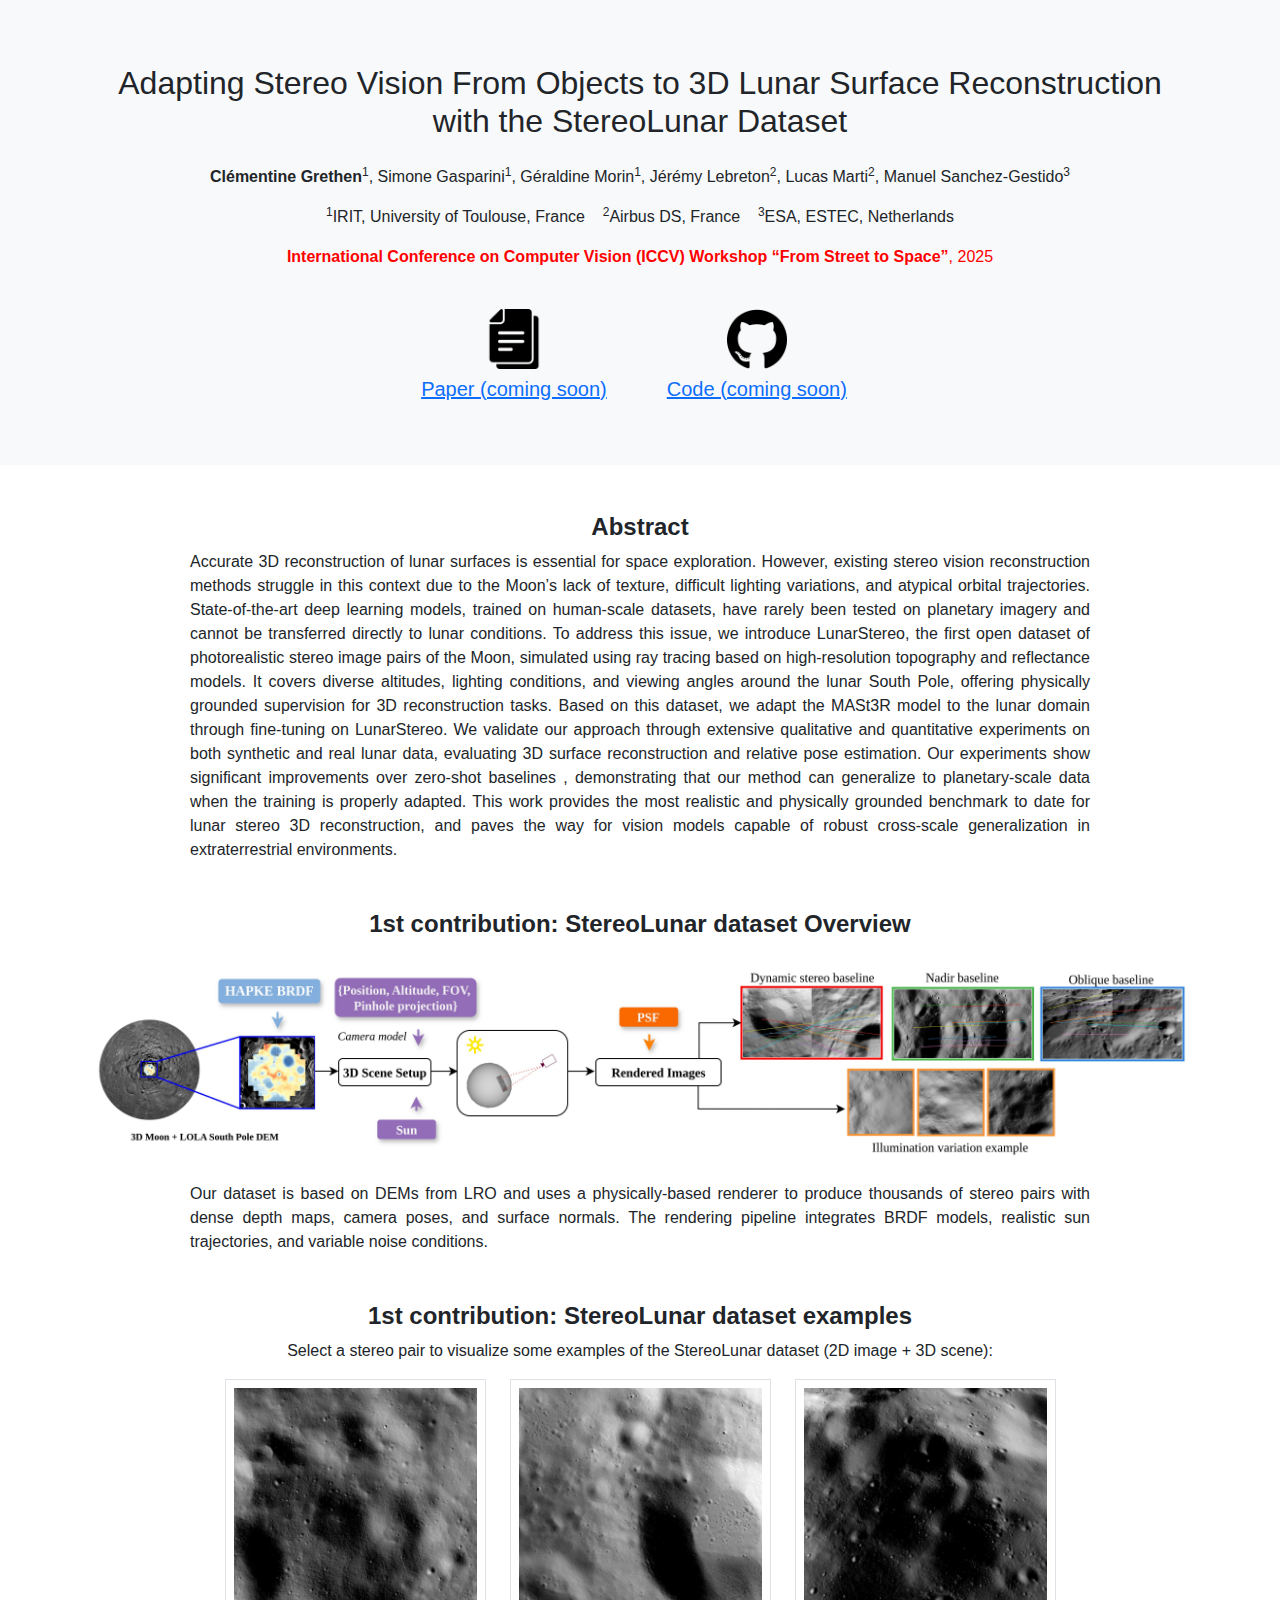
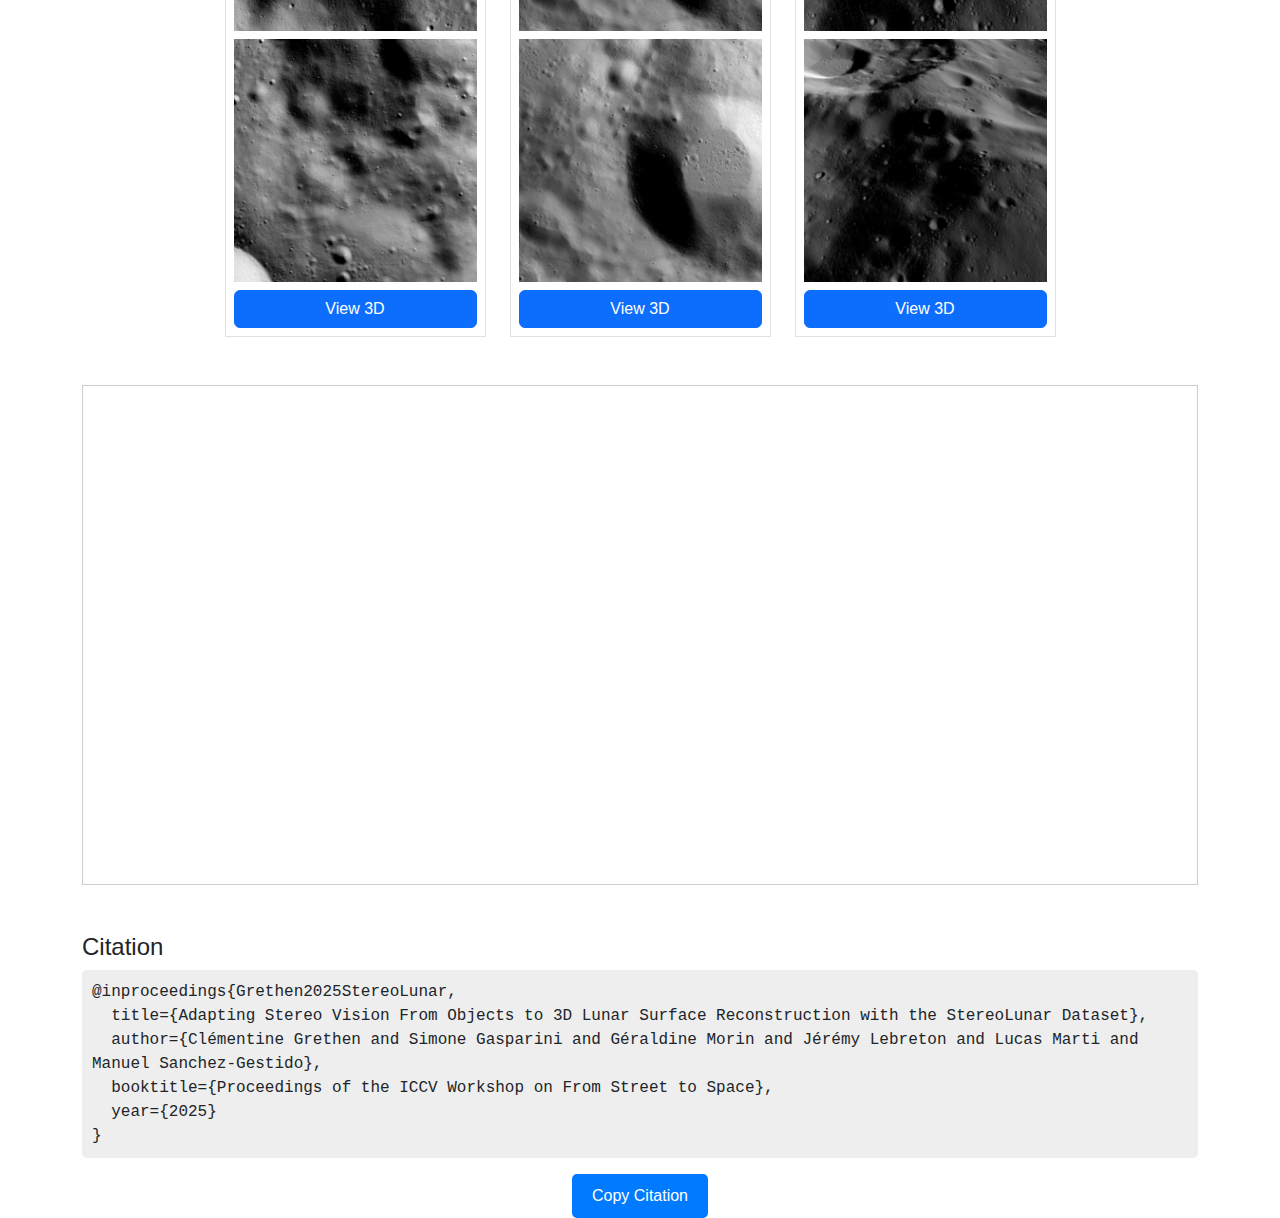
<file: publications/3D-Vast-ICCV2025.html>
<!DOCTYPE html>
<html lang="en">
<head>
  <meta charset="UTF-8">
  <title>StereoLunar Dataset – ICCV 2025</title>
  <meta name="viewport" content="width=device-width, initial-scale=1">
  <link rel="icon" href="../assets/icons/moon.png">
  <link href="https://cdn.jsdelivr.net/npm/bootstrap@5.3.0-alpha1/dist/css/bootstrap.min.css" rel="stylesheet">
  <style>
    body { font-family: 'Arial', sans-serif; }
    .jumbotron { padding: 4rem 2rem; background-color: #f8f9fa; }
    .nav-pills img { transition: opacity 0.2s ease-in-out; }
    .hover-image-link:hover .first-image { display: none; }
    .hover-image-link:hover .second-image { display: inline; }
    .hover-image-link .second-image { display: none; }
    .img-responsive { max-width: 100%; height: auto; }
    .copy-button {
      padding: 10px 20px; font-size: 1rem;
      background-color: #007bff; color: white;
      border: none; border-radius: 5px; cursor: pointer;
    }
    .copy-button:hover { background-color: #0056b3; }
    #citation { font-family: monospace; background: #eee; padding: 10px; border-radius: 5px; }
  </style>

</head>
<body>

<!-- Banner Section -->
<section class="jumbotron text-center" id="banner">
  <div class="container">
    <h2 class="jumbotron-heading">Adapting Stereo Vision From Objects to 3D Lunar Surface Reconstruction<br> with the StereoLunar Dataset</h2>

    <div class="row justify-content-center mt-4">
      <div class="col-md-10">
        <p><strong>Clémentine Grethen</strong><sup>1</sup>, Simone Gasparini<sup>1</sup>, Géraldine Morin<sup>1</sup>, Jérémy Lebreton<sup>2</sup>, Lucas Marti<sup>2</sup>, Manuel Sanchez-Gestido<sup>3</sup></p>
        <p><sup>1</sup>IRIT, University of Toulouse, France &nbsp;&nbsp;
           <sup>2</sup>Airbus DS, France &nbsp;&nbsp;
           <sup>3</sup>ESA, ESTEC, Netherlands</p>
<p style="color:red;"><strong>International Conference on Computer Vision (ICCV) Workshop “From Street to Space”</strong>, 2025</p>
      </div>
    </div>

<div class="row justify-content-center mt-4">
  <ul class="nav nav-pills justify-content-center text-center" style="width:100%;">
    <li class="nav-item" style="display:inline-block; margin:0 30px;">
      <a href="https://openreview.net/forum?id=SOME_ID" class="hover-image-link d-block">
        <img class="first-image" src="../images/paper.png" width="60px">
        <img class="second-image" src="../images/paper_hover.png" width="60px">
        <h5 class="mt-2 mb-0">Paper (coming soon)</h5>
      </a>
    </li>
    <li class="nav-item" style="display:inline-block; margin:0 30px;">
      <a href="https://github.com/clementinegrethen/StereoLunarDataset" class="hover-image-link d-block">
        <img class="first-image" src="../images/github.png" width="60px">
        <img class="second-image" src="../images/github_hover.png" width="60px">
        <h5 class="mt-2 mb-0">Code (coming soon)</h5>
      </a>
    </li>
  </ul>
</div>
</section>

<!-- Abstract -->
<div class="container mt-5 text-center">
<h4 class="text-center"><strong>Abstract</strong></h4>
  <p style="text-align: justify; max-width: 900px; margin: 0 auto;">
    Accurate 3D reconstruction of lunar surfaces is essential for space exploration. However, existing stereo vision reconstruction methods struggle in this context due to the Moon’s lack of texture, difficult lighting variations, and atypical orbital trajectories. State-of-the-art deep learning models, trained on human-scale datasets, have rarely been tested on planetary imagery and cannot be transferred directly to lunar conditions. To address this issue, we introduce LunarStereo, the first open dataset of photorealistic stereo image pairs of the Moon, simulated using ray tracing based on high-resolution topography and reflectance models. It covers diverse altitudes, lighting conditions, and viewing angles around the lunar South Pole, offering physically grounded supervision for 3D reconstruction tasks. Based on this dataset, we adapt the MASt3R model to the lunar domain through fine-tuning on LunarStereo. We validate our approach through extensive qualitative and quantitative experiments on both synthetic and real lunar data, evaluating 3D surface reconstruction and relative pose estimation. Our experiments show significant improvements over zero-shot baselines , demonstrating that our method can generalize to planetary-scale data when the training is properly adapted. This work provides the most realistic and physically grounded benchmark to date for lunar stereo 3D reconstruction, and paves the way for vision models capable of robust cross-scale generalization in extraterrestrial environments.
  </p>
</div>

<!-- Overview Figure -->
<div class="container mt-5 text-center">
<h4 class="text-center"><strong>1st contribution: StereoLunar dataset Overview</strong></h4>
  <div class="text-center my-4">

    <img src="../images/lunarstereo.jpg" class="img-responsive" alt="pipeline">
  </div>
  <p style="text-align: justify; max-width: 900px; margin: 0 auto;">
    Our dataset is based on DEMs from LRO and uses a physically-based renderer to produce thousands of stereo pairs
    with dense depth maps, camera poses, and surface normals. The rendering pipeline integrates BRDF models,
    realistic sun trajectories, and variable noise conditions. 
  </p>
</div>

<!-- Results (optional) -->
<!-- Interactive Results -->
<div class="container mt-5 text-center">
  <h4 class="text-center"><strong>1st contribution: StereoLunar dataset examples</strong></h4>
  <p>Select a stereo pair to visualize some examples of the StereoLunar dataset (2D image + 3D scene):</p>

 <div class="row justify-content-center g-4">
    <!-- Pair 1 -->
    <div class="col-md-3">
      <div class="border p-2">
        <img src="../images/im_01192.jpg" class="img-fluid mb-2" alt="Pair 1 Left">
        <img src="../images/im_01193.jpg" class="img-fluid mb-2" alt="Pair 1 Right">
        <button class="btn btn-primary w-100" onclick="loadScene('../data/pcd_combined_final_scaled.ply')">View 3D</button>
      </div>
    </div>

    <!-- Pair 2 -->
    <div class="col-md-3">
      <div class="border p-2">
        <img src="../images/im_00540.jpg" class="img-fluid mb-2" alt="Pair 2 Left">
        <img src="../images/im_00541.jpg" class="img-fluid mb-2" alt="Pair 2 Right">
        <button class="btn btn-primary w-100" onclick="loadScene('../data/scene.ply')">View 3D</button>
      </div>
    </div>

    <!-- Pair 3 -->
    <div class="col-md-3">
      <div class="border p-2">
        <img src="../images/im_00364.jpg" class="img-fluid mb-2" alt="Pair 3 Left">
        <img src="../images/im_00365.jpg" class="img-fluid mb-2" alt="Pair 3 Right">
        <button class="btn btn-primary w-100" onclick="loadScene('../data/zz.ply')">View 3D</button>
      </div>
    </div>
  </div>

  <div id="viewer3d" class="mt-5" style="width: 100%; height: 500px; border: 1px solid #ccc;"></div>
</div>


<!-- Citation -->
<div class="container mt-5">
  <h4>Citation</h4>
  <div id="citation">
@inproceedings{Grethen2025StereoLunar,<br>
&nbsp;&nbsp;title={Adapting Stereo Vision From Objects to 3D Lunar Surface Reconstruction with the StereoLunar Dataset},<br>
&nbsp;&nbsp;author={Clémentine Grethen and Simone Gasparini and Géraldine Morin and Jérémy Lebreton and Lucas Marti and Manuel Sanchez-Gestido},<br>
&nbsp;&nbsp;booktitle={Proceedings of the ICCV Workshop on From Street to Space},<br>
&nbsp;&nbsp;year={2025}<br>
}
  </div>
  <div class="text-center mt-3">
    <button class="copy-button" onclick="copyTextToClipboard()">Copy Citation</button>
  </div>
</div>

<!-- Script for copy -->
<script>
function copyTextToClipboard() {
  const text = document.getElementById('citation').innerText;
  navigator.clipboard.writeText(text).then(() => {
    alert("Citation copied to clipboard!");
  });
}
</script>
<script type="module">
  import * as THREE from "https://esm.run/three@0.152.2";
  import { PLYLoader } from "https://esm.run/three@0.152.2/examples/jsm/loaders/PLYLoader.js";
  import { OrbitControls } from "https://esm.run/three@0.152.2/examples/jsm/controls/OrbitControls.js";

  let scene, camera, renderer, loader, model, controls;

  function initViewer() {
    const viewer = document.getElementById('viewer3d');
    scene = new THREE.Scene();
    scene.background = new THREE.Color(0xffffff); // fond blanc

    camera = new THREE.PerspectiveCamera(60, viewer.clientWidth / viewer.clientHeight, 0.01, 10000);
    camera.position.set(0, 0, 2);

    renderer = new THREE.WebGLRenderer({ antialias: true });
    renderer.setSize(viewer.clientWidth, viewer.clientHeight);
    viewer.appendChild(renderer.domElement);

    controls = new OrbitControls(camera, renderer.domElement);
    controls.update();

    loader = new PLYLoader();

    animate();
  }

  function loadScene(plyFile) {
    if (model) scene.remove(model);

    loader.load(plyFile, function (geometry) {
      geometry.computeVertexNormals();
      geometry.center();
      const scaleFactor = 1.0 / geometry.boundingBox.max.length();
      geometry.scale(scaleFactor, scaleFactor, scaleFactor);

      const material = new THREE.PointsMaterial({ size: 0.01, vertexColors: true });
      model = new THREE.Points(geometry, material);
      scene.add(model);
      camera.position.set(0, 0, 2);
    },
    // Optional: Add onProgress and onError callbacks for better debugging
    undefined, // onProgress
    function (error) {
        console.error('An error happened loading the PLY file:', error);
    });
  }

  function animate() {
    requestAnimationFrame(animate);
    if (model) model.rotation.y += 0.003;
    controls.update();
    renderer.render(scene, camera);
  }

  window.addEventListener('load', initViewer);
  window.loadScene = loadScene; // Make it accessible from the onclick buttons
</script>

</body>
</html>
</file>
